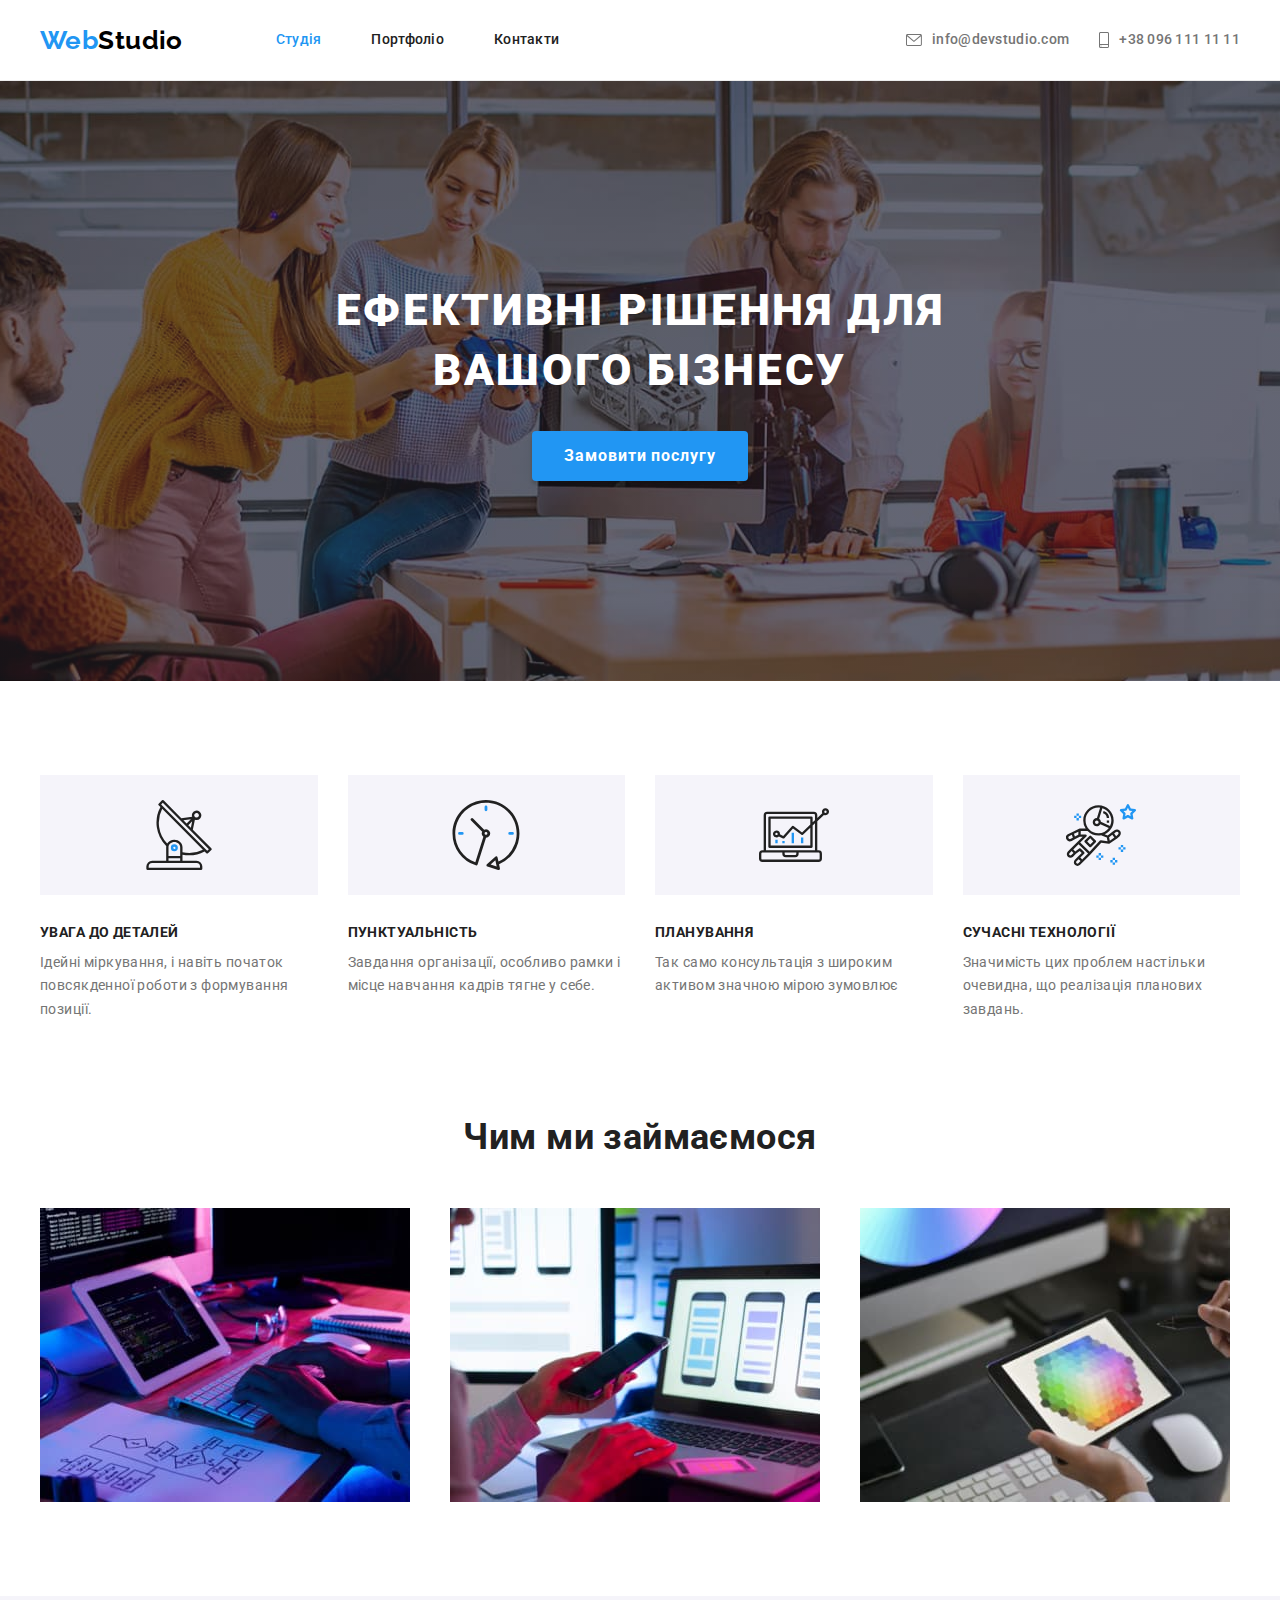
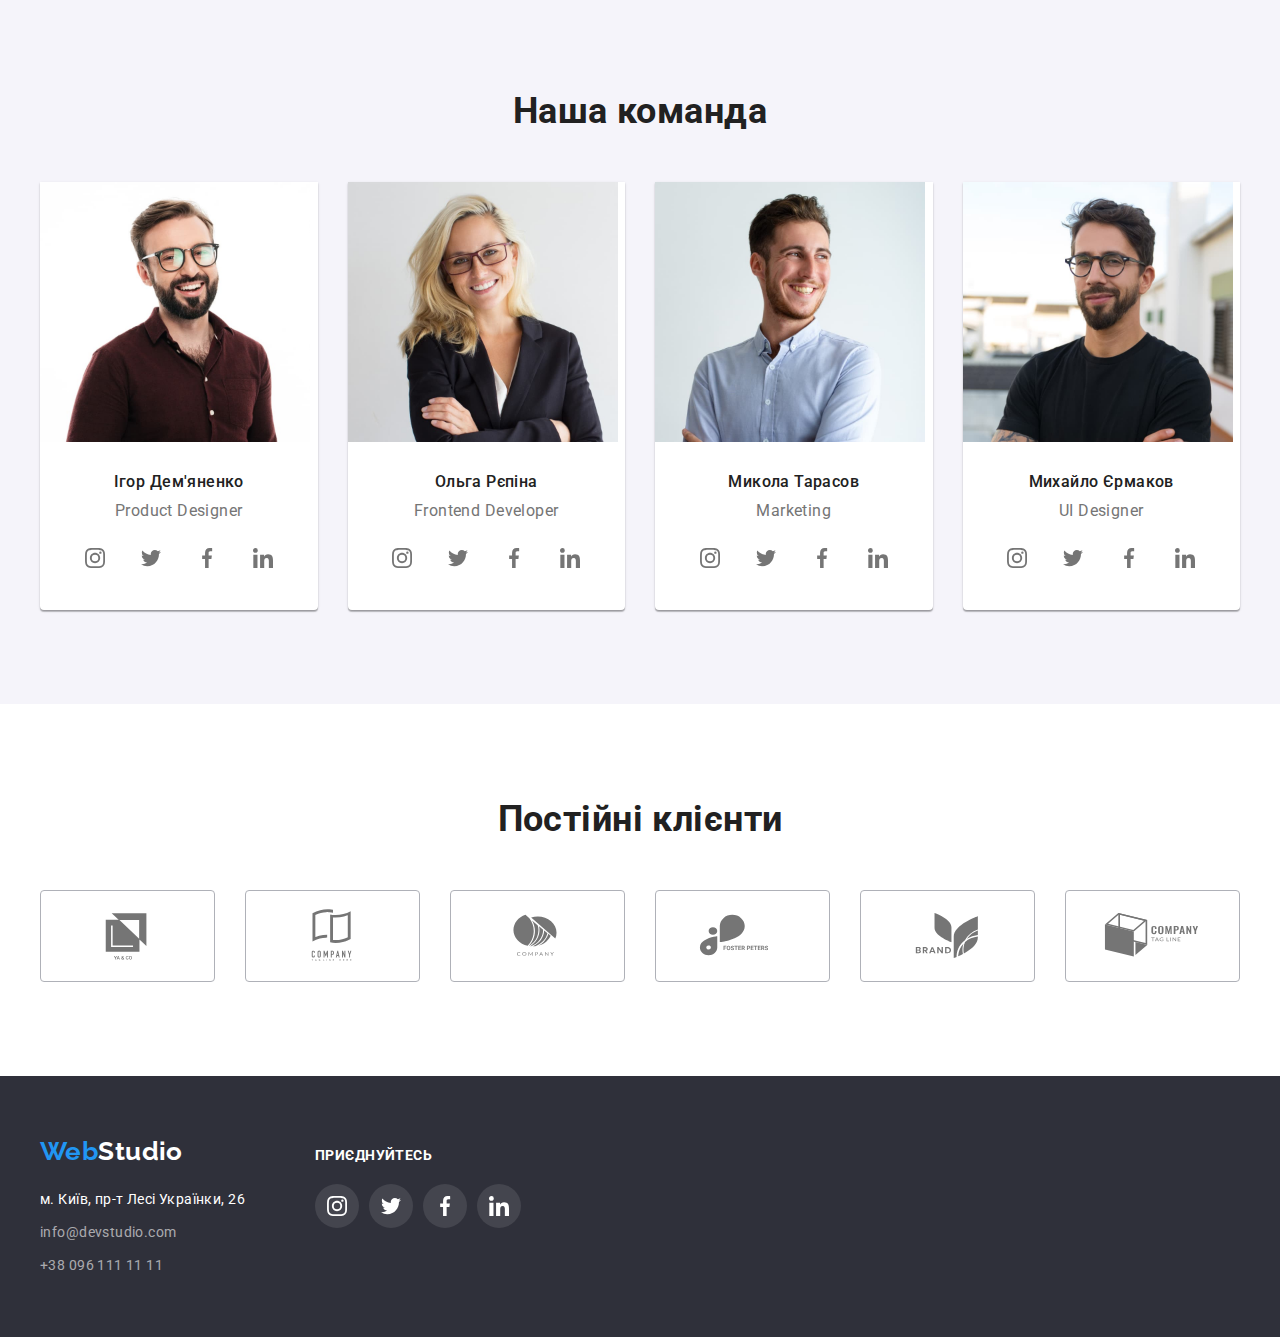
<file: index.html>
<!DOCTYPE html>
<html lang="uk">

<head>
	<meta charset="UTF-8" />
	<meta http-equiv="X-UA-Compatible" content="IE=edge" />
	<meta name="viewport" content="width=device-width, initial-scale=1.0" />
	<title>WebStudio</title>
	<link rel="preconnect" href="https://fonts.googleapis.com" />
	<link rel="preconnect" href="https://fonts.gstatic.com" crossorigin />
	<link href="https://fonts.googleapis.com/css2?family=Raleway:wght@700&family=Roboto:wght@400;500;700;900&display=swap"
		rel="stylesheet" />
	<link rel="stylesheet" href="https://cdnjs.cloudflare.com/ajax/libs/modern-normalize/1.1.0/modern-normalize.min.css"
		integrity="sha512-wpPYUAdjBVSE4KJnH1VR1HeZfpl1ub8YT/NKx4PuQ5NmX2tKuGu6U/JRp5y+Y8XG2tV+wKQpNHVUX03MfMFn9Q=="
		crossorigin="anonymous" referrerpolicy="no-referrer" />
	<link rel="stylesheet" href="./css/styles.css" />
</head>

<body>
	<!-- Header -->
	<header class="page-header">
		<div class="container main-nav">
			<!-- Logo -->
			<a class="logo" href="index.html">Web<span class="logo text">Studio</span></a>
			<!-- Navigation -->
			<nav>
				<ul class="site-nav list">
					<li class="item">
						<a class="link current" href="index.html">Студія</a>
					</li>
					<li class="item">
						<a class="link" href="portfolio.html">Портфоліо</a>
					</li>
					<li class="item"><a class="link" href="#contacts">Контакти</a></li>
				</ul>
			</nav>
			<ul class="contact-list list">
				<li class="item">
					<a class="contact-link link" href="mailto:info@devstudio.com">
						<svg class="mail-icon">
							<use href="./images/icons.svg#icon-envelope"></use>
						</svg>
						info@devstudio.com</a>
				</li>
				<li class="item">
					<a class="contact-link link" href="tel:+380961111111">
						<svg class="tel-icon">
							<use href="./images/icons.svg#icon-smartphone"></use>
						</svg>+38 096 111 11 11</a>
				</li>
			</ul>
		</div>
	</header>
	<main>
		<!-- Hero -->
		<section class="hero-overlay">
			<div class="container">
				<h1 class="hero-title">
					Ефективні рішення для
					<br />
					вашого бізнесу
				</h1>
				<button type="button" class="order-button">Замовити послугу</button>
			</div>
		</section>
		<!-- Features -->
		<section class="section no-padding">
			<div class="container">
				<h2 class="visually-hidden">Особливості</h2>
				<ul class="feature-list list">
					<li class="item">
						<div class="feature-thumb">
							<svg class="feature-icon">
								<use href="./images/icons.svg#icon-antenna"></use>
							</svg>
						</div>
						<h3 class="features-title">Увага до деталей</h3>
						<p>Ідейні міркування, і навіть початок повсякденної роботи з формування позиції.</p>
					</li>
					<li class="item">
						<div class="feature-thumb">
							<svg class="feature-icon">
								<use href="./images/icons.svg#icon-clock"></use>
							</svg>
						</div>
						<h3 class="features-title">Пунктуальність</h3>
						<p>Завдання організації, особливо рамки і місце навчання кадрів тягне у себе.</p>
					</li>
					<li class="item">
						<div class="feature-thumb">
							<svg class="feature-icon">
								<use href="./images/icons.svg#icon-diagram"></use>
							</svg>
						</div>
						<h3 class="features-title">Планування</h3>
						<p>Так само консультація з широким активом значною мірою зумовлює</p>
					</li>
					<li class="item">
						<div class="feature-thumb">
							<svg class="feature-icon">
								<use href="./images/icons.svg#icon-astronaut"></use>
							</svg>
						</div>
						<h3 class="features-title">Сучасні технології</h3>
						<p>Значимість цих проблем настільки очевидна, що реалізація планових завдань.</p>
					</li>
				</ul>
			</div>
		</section>
		<!-- Чим ми займаємося -->
		<section class="section">
			<div class="container">
				<h2 class="section-title">Чим ми займаємося</h2>
				<ul class="work-list list">
					<li class="item">
						<img src="./images/creation.jpg" alt="Створюємо сайт" width="370" height="294" />
					</li>
					<li class="item">
						<img src="./images/adaptation.jpg" alt="Адаптація під мобільні пристрої" width="370" height="294" />
					</li>
					<li class="item">
						<img src="./images/design.jpg" alt="Розробляємо унікальний дизайн" width="370" height="294" />
					</li>
				</ul>
			</div>
		</section>
		<!-- Team -->
		<section class="team section">
			<div class="container">
				<h2 class="section-title">Наша команда</h2>
				<ul class="team-list list">
					<li class="team-card">
						<img src="./images/designer.jpg" alt="Дизайнер" width="270" height="260" />
						<div class="text">
							<h3 class="teammate">Ігор Дем'яненко</h3>
							<p lang="en">Product Designer</p>
							<ul class="team-social list">
								<li class="item">
									<a class="team-link" href="https://www.instagram.com/" target="_blank"
										rel="noopener noreferrer nofollow" aria-label="Instagram">
										<svg class="team-icon">
											<use href="./images/icons.svg#icon-instagram"></use>
										</svg>
									</a>
								</li>
								<li class="item">
									<a class="team-link" href="https://twitter.com/" target="_blank" rel="noopener noreferrer nofollow"
										aria-label="Twitter">
										<svg class="team-icon">
											<use href="./images/icons.svg#icon-twitter"></use>
										</svg>
									</a>
								</li>
								<li class="item">
									<a class="team-link" href="https://www.facebook.com/" target="_blank"
										rel="noopener noreferrer nofollow" aria-label="Facebook">
										<svg class="team-icon">
											<use href="./images/icons.svg#icon-facebook"></use>
										</svg>
									</a>
								</li>
								<li class="item">
									<a class="team-link" href="https://www.linkedin.com/" target="_blank"
										rel="noopener noreferrer nofollow" aria-label="Linkedin">
										<svg class="team-icon">
											<use href="./images/icons.svg#icon-linkedin"></use>
										</svg>
									</a>
								</li>
							</ul>
						</div>
					</li>
					<li class="team-card">
						<img src="./images/developer.jpg" alt="Розробник" width="270" height="260" />
						<div class="text">
							<h3 class="teammate">Ольга Рєпіна</h3>
							<p lang="en">Frontend Developer</p>
							<ul class="team-social list">
								<li class="item">
									<a class="team-link link" href="https://www.instagram.com/" target="_blank"
										rel="noopener noreferrer nofollow" aria-label="Instagram">
										<svg class="team-icon">
											<use href="./images/icons.svg#icon-instagram"></use>
										</svg>
									</a>
								</li>
								<li class="item">
									<a class="team-link" href="https://twitter.com/" target="_blank" rel="noopener noreferrer nofollow"
										aria-label="Twitter">
										<svg class="team-icon">
											<use href="./images/icons.svg#icon-twitter"></use>
										</svg>
									</a>
								</li>
								<li class="item">
									<a class="team-link" href="https://www.facebook.com/" target="_blank"
										rel="noopener noreferrer nofollow" aria-label="Facebook">
										<svg class="team-icon">
											<use href="./images/icons.svg#icon-facebook"></use>
										</svg>
									</a>
								</li>
								<li class="item">
									<a class="team-link" href="https://www.linkedin.com/" target="_blank"
										rel="noopener noreferrer nofollow" aria-label="Linkedin">
										<svg class="team-icon">
											<use href="./images/icons.svg#icon-linkedin"></use>
										</svg>
									</a>
								</li>
							</ul>
						</div>
					</li>
					<li class="team-card">
						<img src="./images/marketer.jpg" alt="Маркетолог" width="270" height="260" />
						<div class="text">
							<h3 class="teammate">Микола Тарасов</h3>
							<p lang="en">Marketing</p>
							<ul class="team-social list">
								<li class="item">
									<a class="team-link" href="https://www.instagram.com/" target="_blank"
										rel="noopener noreferrer nofollow" aria-label="Instagram">
										<svg class="team-icon">
											<use href="./images/icons.svg#icon-instagram"></use>
										</svg>
									</a>
								</li>
								<li class="item">
									<a class="team-link" href="https://twitter.com/" target="_blank" rel="noopener noreferrer nofollow"
										aria-label="Twitter">
										<svg class="team-icon">
											<use href="./images/icons.svg#icon-twitter"></use>
										</svg>
									</a>
								</li>
								<li class="item">
									<a class="team-link" href="https://www.facebook.com/" target="_blank"
										rel="noopener noreferrer nofollow" aria-label="Facebook">
										<svg class="team-icon">
											<use href="./images/icons.svg#icon-facebook"></use>
										</svg>
									</a>
								</li>
								<li class="item">
									<a class="team-link" href="https://www.linkedin.com/" target="_blank"
										rel="noopener noreferrer nofollow" aria-label="Linkedin">
										<svg class="team-icon">
											<use href="./images/icons.svg#icon-linkedin"></use>
										</svg>
									</a>
								</li>
							</ul>
						</div>
					</li>
					<li class="team-card">
						<img src="./images/uidesigner.jpg" alt="Дизайнер інтерфейсу" width="270" height="260" />
						<div class="text">
							<h3 class="teammate">Михайло Єрмаков</h3>
							<p lang="en">UI Designer</p>
							<ul class="team-social list">
								<li class="item">
									<a class="team-link" href="https://www.instagram.com/" target="_blank"
										rel="noopener noreferrer nofollow" aria-label="Instagram">
										<svg class="team-icon">
											<use href="./images/icons.svg#icon-instagram"></use>
										</svg>
									</a>
								</li>
								<li class="item">
									<a class="team-link" href="https://twitter.com/" target="_blank" rel="noopener noreferrer nofollow"
										aria-label="Twitter">
										<svg class="team-icon">
											<use href="./images/icons.svg#icon-twitter"></use>
										</svg>
									</a>
								</li>
								<li class="item">
									<a class="team-link" href="https://www.facebook.com/" target="_blank"
										rel="noopener noreferrer nofollow" aria-label="Facebook">
										<svg class="team-icon">
											<use href="./images/icons.svg#icon-facebook"></use>
										</svg>
									</a>
								</li>
								<li class="item">
									<a class="team-link" href="https://www.linkedin.com/" target="_blank"
										rel="noopener noreferrer nofollow" aria-label="Linkedin">
										<svg class="team-icon">
											<use href="./images/icons.svg#icon-linkedin"></use>
										</svg>
									</a>
								</li>
							</ul>
						</div>
					</li>
				</ul>
			</div>
		</section>
		<!-- Clients -->
		<section class="section">
			<div class="container">
				<h2 class="section-title">Постійні клієнти</h2>
				<ul class="clients-list list">
					<li class="item">
						<a class="clients-link" href="" target="_blank" rel="noopener noreferrer nofollow"
							aria-label="Logo YA and CO">
							<svg class="clients-icon">
								<use href="./images/icons.svg#icon-logo-ya"></use>
							</svg>
						</a>
					</li>
					<li class="item">
						<a class="clients-link" href="" target="_blank" rel="noopener noreferrer nofollow"
							aria-label="Company Tagline">
							<svg class="clients-icon">
								<use href="./images/icons.svg#icon-logo-tagline"></use>
							</svg>
						</a>
					</li>
					<li class="item">
						<a class="clients-link" href="" target="_blank" rel="noopener noreferrer nofollow"
							aria-label="Company logo">
							<svg class="clients-icon">
								<use href="./images/icons.svg#icon-logo-company"></use>
							</svg>
						</a>
					</li>
					<li class="item">
						<a class="clients-link" href="" target="_blank" rel="noopener noreferrer nofollow"
							aria-label="Foster Peters">
							<svg class="clients-icon">
								<use href="./images/icons.svg#icon-logo-foster"></use>
							</svg>
						</a>
					</li>
					<li class="item">
						<a class="clients-link" href="" target="_blank" rel="noopener noreferrer nofollow" aria-label="Brand">
							<svg class="clients-icon">
								<use href="./images/icons.svg#icon-logo-brand"></use>
							</svg>
						</a>
					</li>
					<li class="item">
						<a class="clients-link" href="" target="_blank" rel="noopener noreferrer nofollow" aria-label="Tag Line">
							<svg class="clients-icon">
								<use href="./images/icons.svg#icon-logo-company-tag"></use>
							</svg>
						</a>
					</li>
				</ul>
			</div>
		</section>
	</main>
	<!-- Footer -->
	<footer class="page-footer">
		<div class="footer container">
			<div class="contacts" id="contacts">
				<a class="logo" href="index.html">Web<span class="logo studio">Studio</span></a>
				<address>
					<ul class="address-list list">
						<li class="item">
							<a class="map link" href="https://goo.gl/maps/AMWproxGojN7bkQz8" target="_blank"
								rel="noopener noreferrer nofollow">м. Київ, пр-т Лесі Українки, 26</a>
						</li>
						<li class="item">
							<a class="link" href="mailto:info@devstudio.com">info@devstudio.com</a>
						</li>
						<li class="item">
							<a class="link" href="tel:+380961111111">+38 096 111 11 11</a>
						</li>
					</ul>
				</address>
			</div>
			<div class="follow">
				<p class="follow-text">Приєднуйтесь</p>
				<ul class="follow-list list">
					<li class="item">
						<a class="follow-link" href="https://www.instagram.com/" target="_blank" rel="noopener noreferrer nofollow"
							aria-label="Instagram">
							<svg class="follow-icon">
								<use href="./images/icons.svg#icon-instagram"></use>
							</svg>
						</a>
					</li>
					<li class="item">
						<a class="follow-link" href="https://twitter.com/" target="_blank" rel="noopener noreferrer nofollow"
							aria-label="Twitter">
							<svg class="follow-icon">
								<use href="./images/icons.svg#icon-twitter"></use>
							</svg>
						</a>
					</li>
					<li class="item">
						<a class="follow-link" href="https://www.facebook.com/" target="_blank" rel="noopener noreferrer nofollow"
							aria-label="Facebook">
							<svg class="follow-icon">
								<use href="./images/icons.svg#icon-facebook"></use>
							</svg>
						</a>
					</li>
					<li class="item">
						<a class="follow-link" href="https://www.linkedin.com/" target="_blank" rel="noopener noreferrer nofollow"
							aria-label="Linkedin">
							<svg class="follow-icon">
								<use href="./images/icons.svg#icon-linkedin"></use>
							</svg>
						</a>
					</li>
				</ul>
			</div>
		</div>
	</footer>
</body>

</html>
</file>
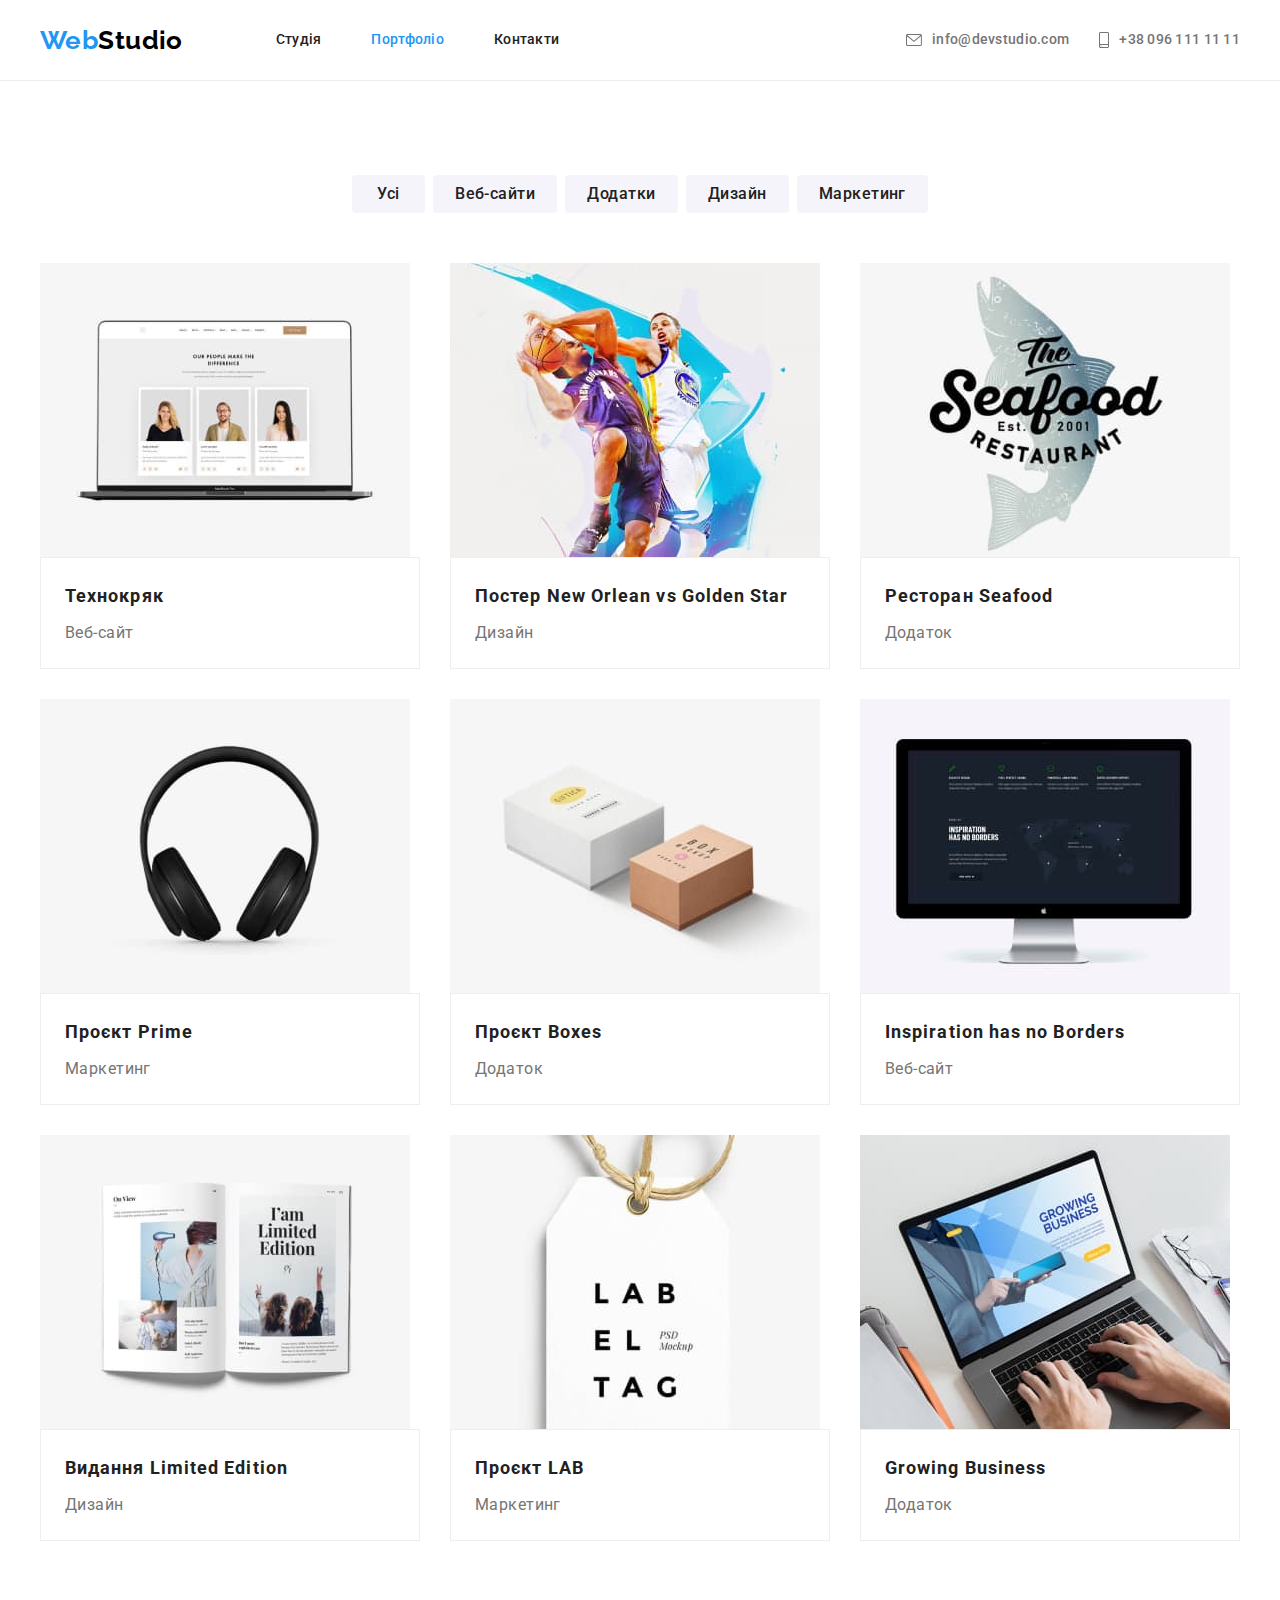
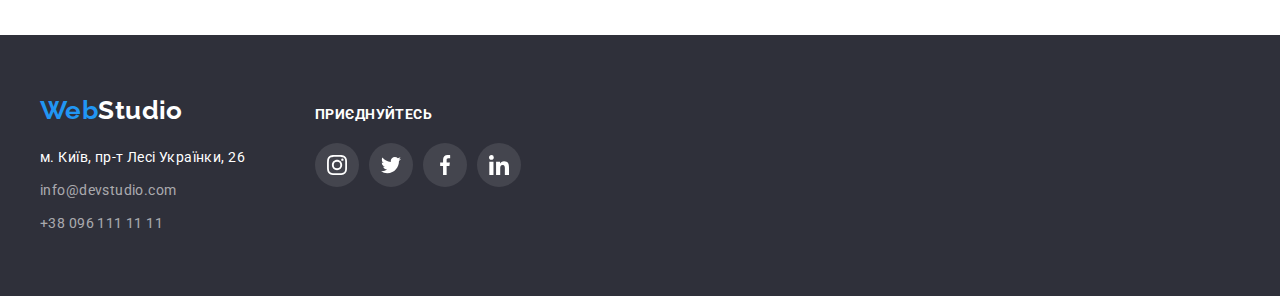
<file: portfolio.html>
<!DOCTYPE html>
<html lang="uk">

<head>
	<meta charset="UTF-8" />
	<meta http-equiv="X-UA-Compatible" content="IE=edge" />
	<meta name="viewport" content="width=device-width, initial-scale=1.0" />
	<title>WebStudio</title>
	<link rel="preconnect" href="https://fonts.googleapis.com" />
	<link rel="preconnect" href="https://fonts.gstatic.com" crossorigin />
	<link href="https://fonts.googleapis.com/css2?family=Raleway:wght@700&family=Roboto:wght@400;500;700;900&display=swap"
		rel="stylesheet" />
	<link rel="stylesheet" href="https://cdnjs.cloudflare.com/ajax/libs/modern-normalize/1.1.0/modern-normalize.min.css"
		integrity="sha512-wpPYUAdjBVSE4KJnH1VR1HeZfpl1ub8YT/NKx4PuQ5NmX2tKuGu6U/JRp5y+Y8XG2tV+wKQpNHVUX03MfMFn9Q=="
		crossorigin="anonymous" referrerpolicy="no-referrer" />
	<link rel="stylesheet" href="./css/styles.css" />
</head>

<body>
	<!-- Header -->
	<header class="page-header">
		<!-- Logo -->
		<div class="container main-nav">
			<a class="logo" href="index.html">Web<span class="logo text">Studio</span></a>
			<!-- Navigation -->
			<nav>
				<ul class="site-nav list">
					<li class="item">
						<a class="link" href="index.html">Студія</a>
					</li>
					<li class="item">
						<a class="link current" href="portfolio.html">Портфоліо</a>
					</li>
					<li class="item"><a class="link" href="#contacts">Контакти</a></li>
				</ul>
			</nav>
			<ul class="contact-list list">
				<li class="item">
					<a class="contact-link link" href="mailto:info@devstudio.com">
						<svg class="mail-icon" width="16" height="12">
							<use href="./images/icons.svg#icon-envelope"></use>
						</svg>
						info@devstudio.com</a>
				</li>
				<li class="item">
					<a class="contact-link link" href="tel:+380961111111">
						<svg class="tel-icon" width="10" height="16">
							<use href="./images/icons.svg#icon-smartphone"></use>
						</svg>+38 096 111 11 11</a>
				</li>
			</ul>
		</div>
	</header>
	<main>
		<!-- Portfolio -->
		<section class="section">
			<div class="container">
				<h1 class="visually-hidden">Портфоліо</h1>
				<ul class="filter-list list">
					<li class="item">
						<button type="button" class="portfolio-button">Усі</button>
					</li>
					<li class="item">
						<button type="button" class="portfolio-button">Веб-сайти</button>
					</li>
					<li class="item">
						<button type="button" class="portfolio-button">Додатки</button>
					</li>
					<li class="item">
						<button type="button" class="portfolio-button">Дизайн</button>
					</li>
					<li class="item">
						<button type="button" class="portfolio-button">Маркетинг</button>
					</li>
				</ul>
				<ul class="project list">
					<li class="projects-item">
						<img src="./images/technocrack.jpg" alt="Веб-сайт Технокряк" width="370" height="294" />
						<div class="content">
							<h2 class="portfolio-work">Технокряк</h2>
							<p class="sample">Веб-сайт</p>
						</div>
					</li>
					<li class="projects-item">
						<img src="./images/poster.jpg" alt="Дизайн постера" width="370" height="294" />
						<div class="content">
							<h2 class="portfolio-work">Постер New Orlean vs Golden Star</h2>
							<p class="sample">Дизайн</p>
						</div>
					</li>
					<li class="projects-item">
						<img src="./images/restaurant.jpg" alt="Додаток для рибного ресторана" width="370" height="294" />
						<div class="content">
							<h2 class="portfolio-work">Ресторан Seafood</h2>
							<p class="sample">Додаток</p>
						</div>
					</li>
					<li class="projects-item">
						<img src="./images/prime.jpg" alt="Маркетинг проєкту Prime" width="370" height="294" />
						<div class="content">
							<h2 class="portfolio-work">Проєкт Prime</h2>
							<p class="sample">Маркетинг</p>
						</div>
					</li>
					<li class="projects-item">
						<img src="./images/boxes.jpg" alt="Додаток для проєкту" width="370" height="294" />
						<div class="content">
							<h2 class="portfolio-work">Проєкт Boxes</h2>
							<p class="sample">Додаток</p>
						</div>
					</li>
					<li class="projects-item">
						<img src="./images/inspiration.jpg" alt="Веб-сайт Inspiration has no Borders" width="370" height="294" />
						<div class="content">
							<h2 lang="en" class="portfolio-work">Inspiration has no Borders</h2>
							<p class="sample">Веб-сайт</p>
						</div>
					</li>
					<li class="projects-item">
						<img src="./images/edition.jpg" alt="Дизайн видання" width="370" height="294" />
						<div class="content">
							<h2 class="portfolio-work">Видання Limited Edition</h2>
							<p class="sample">Дизайн</p>
						</div>
					</li>
					<li class="projects-item">
						<img src="./images/lab.jpg" alt="Маркетинг проєкту LAB" width="370" height="294" />
						<div class="content">
							<h2 class="portfolio-work">Проєкт LAB</h2>
							<p class="sample">Маркетинг</p>
						</div>
					</li>
					<li class="projects-item">
						<img src="./images/business.jpg" alt="Додаток Growing Business" width="370" height="294" />
						<div class="content">
							<h2 lang="en" class="portfolio-work">Growing Business</h2>
							<p class="sample">Додаток</p>
						</div>
					</li>
				</ul>
			</div>
		</section>
	</main>
	<!-- Footer -->
	<footer class="page-footer">
		<div class="footer container">
			<div class="contacts" id="contacts">
				<a class="logo" href="index.html">Web<span class="logo studio">Studio</span></a>
				<address>
					<ul class="address-list list">
						<li class="item">
							<a class="map link" href="https://goo.gl/maps/AMWproxGojN7bkQz8" target="_blank"
								rel="noopener noreferrer nofollow">м. Київ, пр-т Лесі Українки, 26</a>
						</li>
						<li class="item">
							<a class="link" href="mailto:info@devstudio.com">info@devstudio.com</a>
						</li>
						<li class="item">
							<a class="link" href="tel:+380961111111">+38 096 111 11 11</a>
						</li>
					</ul>
				</address>
			</div>
			<div class="follow">
				<p class="follow-text">Приєднуйтесь</p>
				<ul class="follow-list list">
					<li class="item">
						<a class="follow-link" href="https://www.instagram.com/" target="_blank" rel="noopener noreferrer nofollow"
							aria-label="Instagram">
							<svg class="follow-icon" width="20" height="20">
								<use href="./images/icons.svg#icon-instagram"></use>
							</svg>
						</a>
					</li>
					<li class="item">
						<a class="follow-link" href="https://twitter.com/" target="_blank" rel="noopener noreferrer nofollow"
							aria-label="Twitter">
							<svg class="follow-icon" width="20" height="20">
								<use href="./images/icons.svg#icon-twitter"></use>
							</svg>
						</a>
					</li>
					<li class="item">
						<a class="follow-link" href="https://www.facebook.com/" target="_blank" rel="noopener noreferrer nofollow"
							aria-label="Facebook">
							<svg class="follow-icon" width="20" height="20">
								<use href="./images/icons.svg#icon-facebook"></use>
							</svg>
						</a>
					</li>
					<li class="item">
						<a class="follow-link" href="https://www.linkedin.com/" target="_blank" rel="noopener noreferrer nofollow"
							aria-label="Linkedin">
							<svg class="follow-icon" width="20" height="20">
								<use href="./images/icons.svg#icon-linkedin"></use>
							</svg>
						</a>
					</li>
				</ul>
			</div>
		</div>
	</footer>
</body>

</html>
</file>
<file: css/styles.css>
:root {
  --primary-white-color: #ffffff;
  --primary-black-color: #000000;
  --primary-text-color: #757575;
  --secondary-text-color: #212121;
  --primary-accent-color: #2196f3;
  --footer-contacts-color: rgba(255, 255, 255, 0.6);
  --primary-bg-color: #2f303a;
  --secondary-bg-color: #f5f4fa;
  --hero-bg-color: #c4c4c4;
  --hero-gradient: rgba(47, 48, 58, 0.4);
  --button-order-active: #188ce8;
  --follow-link-bg: rgba(255, 255, 255, 0.1);
  --header-border-color: #ececec;
  --project-border-color: #eeeeee;
  --clients-box-border: #afb1b8;
  --button-shadow-color: rgba(0, 0, 0, 0.15);
  --teamcard-box-shadow: 0px 1px 3px rgba(0, 0, 0, 0.12), 0px 1px 1px rgba(0, 0, 0, 0.14),
    0px 2px 1px rgba(0, 0, 0, 0.2);
  --filter-button-shadow: 0px 3px 1px rgba(0, 0, 0, 0.1), 0px 1px 2px rgba(0, 0, 0, 0.08),
    0px 2px 2px rgba(0, 0, 0, 0.12);
  --projects--hover-shadow: 0px 1px 1px rgba(0, 0, 0, 0.12), 0px 4px 4px rgba(0, 0, 0, 0.06),
    1px 4px 6px rgba(0, 0, 0, 0.16);
  --primary-gap-size: 30px;
}
body {
  margin: 0;

  font-family: "Roboto", sans-serif;
  font-weight: 400;
  font-size: 14px;
  line-height: 1.7;
  letter-spacing: 0.03em;
  color: var(--primary-text-color);
  background-color: var(--primary-white-color);
}
/* reset styles */
.list {
  list-style: none;
  padding-left: 0;
  margin: 0 auto;
}
.link {
  text-decoration: none;
  font-style: normal;
}
h1,
h2,
h3,
p {
  margin: 0 auto;
}
img,
svg {
  display: block;
  max-width: 100%;
  height: auto;
}
/* Global styles */
.container {
  width: 1200px;
  padding-left: 15px;
  padding-right: 15px;
  margin: 0 auto;
}
.section {
  padding-top: 94px;
  padding-bottom: 94px;
}
.section.no-padding {
  padding-bottom: 0;
}
/* title */
.section-title {
  margin-bottom: 50px;
  text-align: center;

  font-weight: 700;
  font-size: 36px;
  line-height: 1.17;
  color: var(--secondary-text-color);
}
.visually-hidden {
  position: absolute;
  white-space: nowrap;
  width: 1px;
  height: 1px;
  overflow: hidden;
  border: 0;
  padding: 0;
  clip: rect(0 0 0 0);
  clip-path: inset(50%);
  margin: -1px;
}
/* header */
.page-header {
  margin-bottom: 0;
  border-bottom: 1px solid var(--header-border-color);
}
.main-nav {
  display: flex;
  align-items: center;
  justify-content: space-between;
}
/* logo */
.logo {
  font-family: "Raleway", sans-serif;
  font-weight: 700;
  font-size: 26px;
  line-height: 1.19;
  color: var(--primary-accent-color);
  text-decoration: none;
}
.logo.text {
  color: var(--primary-black-color);
}
/* Navigation */
.site-nav {
  display: flex;
  margin-left: 93px;
}
.site-nav .item + .item {
  margin-left: 50px;
}
.site-nav .link {
  display: flex;
  align-items: center;
  padding-top: 32px;
  padding-bottom: 32px;

  font-weight: 500;
  font-size: 14px;
  line-height: 1.14;
  letter-spacing: 0.02em;
  color: var(--secondary-text-color);
}
.site-nav .link:hover,
.site-nav .link:focus {
  color: var(--primary-accent-color);
}
.link.current {
  color: var(--primary-accent-color);
}
/* Contacts list */
.contact-list {
  display: flex;
  margin-right: 0;
  margin-left: auto;
  align-items: center;
}
.contact-link {
  display: flex;
  padding-top: 32px;
  padding-bottom: 32px;
  align-items: center;

  font-weight: 500;
  font-size: 14px;
  line-height: 1.14;
  letter-spacing: 0.02em;
  color: var(--primary-text-color);
}
.contact-link:hover,
.contact-link:focus {
  color: var(--primary-accent-color);
}
.mail-icon {
  margin-right: 10px;
  width: 16px;
  height: 12px;

  fill: currentColor;
}
.tel-icon {
  margin-right: 10px;
  width: 10px;
  height: 16px;

  fill: currentColor;
}
.contact-list .item + .item {
  margin-left: var(--primary-gap-size);
}
/* Hero */
.hero-overlay {
  max-width: 1600px;
  padding-top: 200px;
  padding-bottom: 200px;
  margin-left: auto;
  margin-right: auto;

  text-align: center;
  background-color: var(--hero-bg-color);
  background-image: linear-gradient(var(--hero-gradient), var(--hero-gradient)), url(../images/webstudio-hero-bg.jpg);
  background-size: cover;
  background-position: center;
}
.hero-title {
  margin-bottom: 30px;

  font-weight: 900;
  font-size: 44px;
  line-height: 1.36;
  letter-spacing: 0.06em;
  color: var(--primary-white-color);

  text-transform: uppercase;
}
/* Order button */
.order-button {
  padding: 10px 32px;
  min-width: 216px;

  font-family: "Roboto";
  font-style: inherit;
  font-weight: 700;
  font-size: 16px;
  line-height: 1.87;
  letter-spacing: 0.06em;
  background-color: var(--primary-accent-color);
  color: var(--primary-white-color);
  box-shadow: 0px 4px 4px var(--button-shadow-color);
  border-radius: 4px;

  cursor: pointer;
  border: none;
}
.order-button:hover,
.order-button:focus,
.order-button:active {
  background-color: var(--button-order-active);
  border: none;
}
/* Features */
.features-title {
  margin-bottom: 10px;

  font-weight: 700;
  font-size: 14px;
  line-height: 1.14;
  color: var(--secondary-text-color);

  text-transform: uppercase;
}
.feature-list {
  display: flex;
  margin-left: calc(-1 * var(--primary-gap-size));
}
.feature-list > .item {
  flex-basis: calc(100% / 4 - var(--primary-gap-size));
  margin-left: var(--primary-gap-size);
}
.feature-thumb {
  margin-bottom: var(--primary-gap-size);
  width: 100%;
  padding: 25px 0;
  display: flex;
  align-items: center;
  justify-content: center;

  background-color: var(--secondary-bg-color);
}
.feature-icon {
  width: 70px;
  height: 70px;
}
/* Work */
.work-list {
  display: flex;
  margin-left: calc(-1 * var(--primary-gap-size));
}
.work-list > .item {
  flex-basis: calc(100% / 3 - var(--primary-gap-size));
  margin-left: var(--primary-gap-size);
}
/* Team */
.team {
  background-color: var(--secondary-bg-color);
}
.team-list {
  display: flex;
  margin-left: calc(-1 * var(--primary-gap-size));
}
.team-card {
  flex-basis: calc(100% / 4 - var(--primary-gap-size));
  margin-left: var(--primary-gap-size);

  font-size: 16px;
  line-height: 1.19;
  background-color: var(--primary-white-color);

  text-align: center;
  border-radius: 0px 0px 4px 4px;
  box-shadow: var(--teamcard-box-shadow);
}
.team-card .text {
  padding: 30px 32px;
}
.teammate {
  margin-bottom: 10px;

  font-weight: 500;
  font-size: 16px;
  color: var(--secondary-text-color);
}
.team-social {
  display: flex;
  margin-top: 16px;
  margin-left: -10px;
  margin-right: auto;

  align-items: center;
}
.team-social .item {
  flex-basis: calc(100% / 4 - 10px);
  margin-left: 10px;
}
.team-link {
  display: flex;
  padding-top: 12px;
  padding-bottom: 12px;
  padding-right: 12px;
  padding-left: 12px;
  align-items: center;
  justify-content: center;

  border-radius: 50%;
  color: var(--primary-text-color);
}
.team-link:hover,
.team-link:focus {
  color: var(--primary-white-color);
  background-color: var(--primary-accent-color);
}
.team-icon {
  width: 20px;
  height: 20px;

  fill: currentColor;
}
/* Clients */
.clients-list {
  display: flex;
  margin-left: calc(-1 * var(--primary-gap-size));
}
.clients-list .item {
  flex-basis: calc(100% / 6 - var(--primary-gap-size));
  margin-left: var(--primary-gap-size);
}
.clients-link {
  display: flex;
  padding: 15px 31px;
  justify-content: center;
  align-items: center;

  color: var(--primary-text-color);
  border: 1px solid var(--clients-box-border);
  border-radius: 4px;
}
.clients-link:hover,
.clients-link:focus {
  color: var(--primary-accent-color);
  border-color: var(--primary-accent-color);
}
.clients-icon {
  width: 106px;
  height: 60px;

  fill: currentColor;
}
/* Footer */
.page-footer {
  padding-bottom: 60px;
  padding-top: 60px;

  background-color: var(--primary-bg-color);
}
.contacts {
  max-width: 231px;
  margin-right: 70px;
}
.footer.container {
  display: flex;
  align-items: baseline;
}
/* logo */
.logo.studio {
  color: var(--primary-white-color);
}
.page-footer .link {
  color: var(--footer-contacts-color);
}
.link.map {
  color: var(--primary-white-color);
}
.page-footer .link:hover,
.page-footer .link:focus {
  color: var(--primary-accent-color);
}
.address-list {
  margin-top: 20px;
}
.address-list .item + .item {
  margin-top: 9px;
}
.follow-text {
  margin-bottom: 20px;

  font-weight: 700;
  font-size: 14px;
  line-height: 1.14;
  letter-spacing: 0.03em;
  text-transform: uppercase;
  color: var(--primary-white-color);
}
.follow-list {
  display: flex;
  margin-right: auto;
  margin-left: -10px;
}
.follow-list .item {
  flex-basis: calc(100% / 4 - 10px);
  margin-left: 10px;
}
.follow-link {
  display: flex;
  padding-top: 12px;
  padding-bottom: 12px;
  padding-right: 12px;
  padding-left: 12px;
  align-items: center;
  justify-content: center;

  border-radius: 50%;
  color: var(--primary-white-color);
  background-color: var(--follow-link-bg);
}
.follow-link:hover,
.follow-link:focus {
  background-color: var(--primary-accent-color);
}
.follow-icon {
  width: 20px;
  height: 20px;

  fill: currentColor;
}
/* portfolio */
.portfolio-button {
  padding: 6px 22px;
  min-width: 73px;

  font-family: "Roboto";
  font-style: inherit;
  font-weight: 500;
  font-size: 16px;
  line-height: 1.62;
  letter-spacing: 0.03em;
  color: var(--secondary-text-color);
  background-color: var(--secondary-bg-color);

  text-align: center;
  cursor: pointer;
  border-radius: 4px;
  border: none;
}
.portfolio-button:hover,
.portfolio-button:focus,
.portfolio-button:active {
  color: var(--primary-white-color);
  background-color: var(--primary-accent-color);
  box-shadow: var(--filter-button-shadow);
}
/* Filter */
.filter-list {
  display: flex;
  justify-content: center;
  margin-bottom: 50px;
}
.filter-list .item + .item {
  margin-left: 8px;
}
/* Projects */
.portfolio-work {
  margin-bottom: 4px;

  font-weight: 700;
  font-size: 18px;
  line-height: 2;
  letter-spacing: 0.06em;
  color: var(--secondary-text-color);
}
.sample {
  font-size: 16px;
  line-height: 1.87;
}
.project {
  display: flex;
  flex-wrap: wrap;
  margin-left: calc(-1 * var(--primary-gap-size));
  margin-top: calc(-1 * var(--primary-gap-size));
}
.projects-item {
  flex-basis: calc(100% / 3 - var(--primary-gap-size));
  margin-left: var(--primary-gap-size);
  margin-top: var(--primary-gap-size);
}
.projects-item:hover,
.projects-item:focus {
  box-shadow: var(--projects--hover-shadow);
}
.projects-item .content {
  padding: 20px 24px;

  border: 1px solid var(--project-border-color);
 }
</file>
